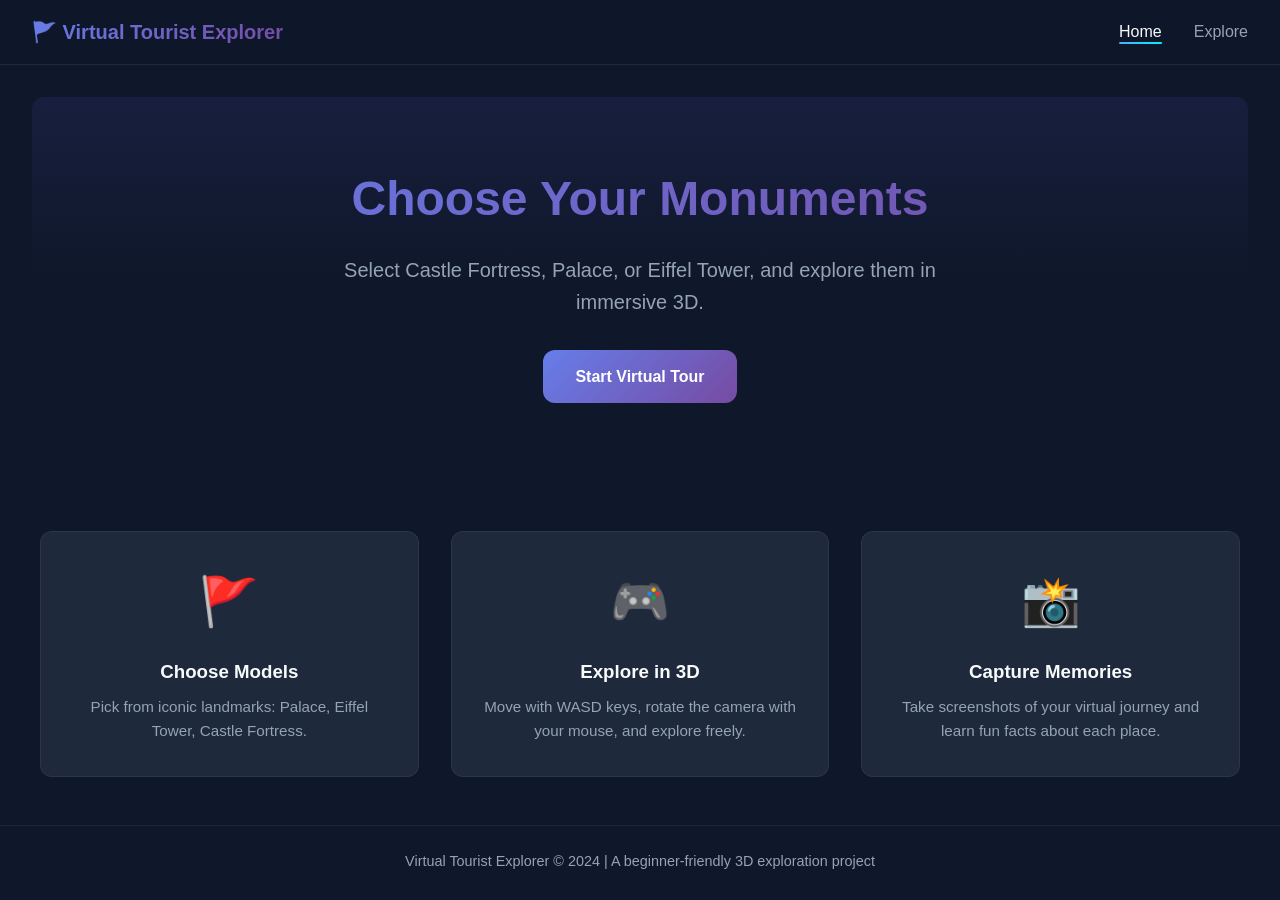
<file: index.html>
<!DOCTYPE html>
<html lang="en">
<head>
    <meta charset="UTF-8">
    <meta name="viewport" content="width=device-width, initial-scale=1.0">
    <title>Virtual Tourist Explorer - Home</title>
    <link rel="stylesheet" href="css/style.css">
</head>
<body>
    <!-- Navigation Bar -->
    <nav class="navbar">
        <div class="nav-brand">🚩 Virtual Tourist Explorer</div>
        <ul class="nav-links">
            <li><a href="index.html" class="active">Home</a></li>
            <li><a href="explore.html">Explore</a></li>
        </ul>
    </nav>

    <!-- Hero Section / Landing Content -->
    <main class="landing">
        <section class="hero">
            <h1 class="hero-title">Choose Your Monuments</h1>
            <p class="hero-subtitle">Select Castle Fortress, Palace, or Eiffel Tower, and explore them in immersive 3D.</p>
            <a href="explore.html" class="btn btn-primary">Start Virtual Tour</a>
        </section>

        <!-- Feature highlights -->
        <section class="features">
            <div class="feature-card">
                <span class="feature-icon">🚩</span>
                <h3>Choose Models</h3>
                <p>Pick from iconic landmarks: Palace, Eiffel Tower, Castle Fortress.</p>
            </div>
            <div class="feature-card">
                <span class="feature-icon">🎮</span>
                <h3>Explore in 3D</h3>
                <p>Move with WASD keys, rotate the camera with your mouse, and explore freely.</p>
            </div>
            <div class="feature-card">
                <span class="feature-icon">📸</span>
                <h3>Capture Memories</h3>
                <p>Take screenshots of your virtual journey and learn fun facts about each place.</p>
            </div>
        </section>
    </main>

    <footer class="footer">
        <p>Virtual Tourist Explorer &copy; 2024 | A beginner-friendly 3D exploration project</p>
    </footer>
    <script src="js/script.js"></script>
</body>
</html>
</file>
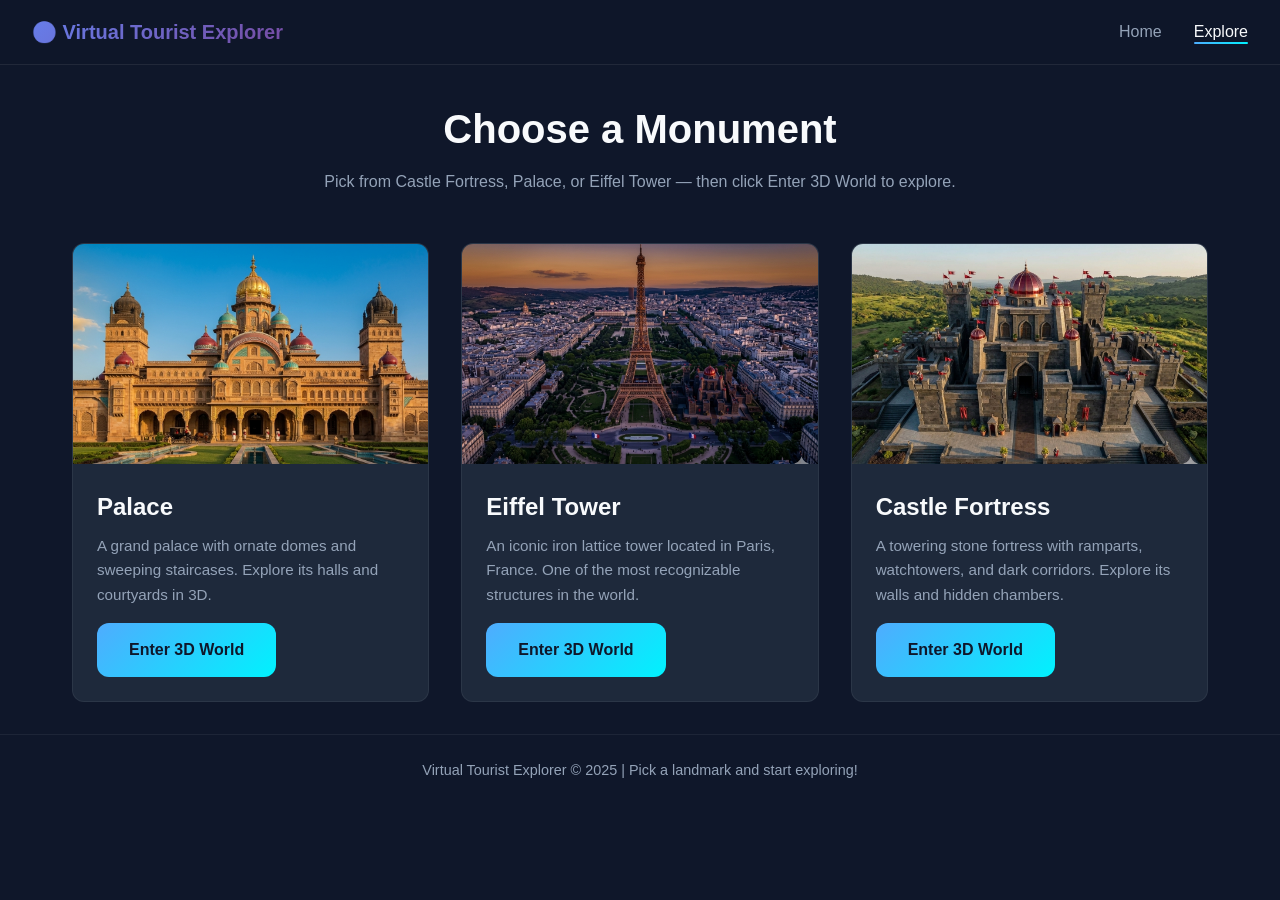
<file: explore.html>
<!DOCTYPE html>
<html lang="en">
<head>
    <meta charset="UTF-8">
    <meta name="viewport" content="width=device-width, initial-scale=1.0">
    <title>Virtual Tourist Explorer - Explore</title>
    <link rel="stylesheet" href="css/style.css">
</head>
<body>
    <!-- Navigation Bar -->
    <nav class="navbar">
        <div class="nav-brand">🌍 Virtual Tourist Explorer</div>
        <ul class="nav-links">
            <li><a href="index.html">Home</a></li>
            <li><a href="explore.html" class="active">Explore</a></li>
        </ul>
    </nav>

    <!-- Main Content -->
    <main class="explore-page">
        <h1 class="page-title">Choose a Monument</h1>
        <p class="page-subtitle">Pick from Castle Fortress, Palace, or Eiffel Tower — then click Enter 3D World to explore.</p>

        <div class="cards-container">
            <!-- Palace Card -->
            <article class="tourist-card">
                <div class="card-image">
                    <img src="palace.png" alt="Palace">
                </div>
                <div class="card-content">
                    <h2>Palace</h2>
                    <p>A grand palace with ornate domes and sweeping staircases. Explore its halls and courtyards in 3D.</p>
                    <a href="world.html?place=taj" class="btn btn-card">Enter 3D World</a>
                </div>
            </article>

            <!-- Eiffel Tower Card -->
            <article class="tourist-card">
                <div class="card-image">
                    <img src="eiffel.png" alt="Eiffel Tower">
                </div>
                <div class="card-content">
                    <h2>Eiffel Tower</h2>
                    <p>An iconic iron lattice tower located in Paris, France. One of the most recognizable structures in the world.</p>
                    <a href="world.html?place=eiffel" class="btn btn-card">Enter 3D World</a>
                </div>
            </article>

            <!-- Castle Fortress Card -->
            <article class="tourist-card">
                <div class="card-image">
                    <img src="castle.png" alt="Castle Fortress">
                </div>
                <div class="card-content">
                    <h2>Castle Fortress</h2>
                    <p>A towering stone fortress with ramparts, watchtowers, and dark corridors. Explore its walls and hidden chambers.</p>
                    <a href="world.html?place=wall" class="btn btn-card">Enter 3D World</a>
                </div>
            </article>
        </div>
    </main>

    <footer class="footer">
        <p>Virtual Tourist Explorer &copy; 2025 | Pick a landmark and start exploring!</p>
    </footer>
    <script src="js/script.js"></script>
</body>
</html>
</file>
<file: css/style.css>
/* ============================================
   Virtual Tourist Explorer - Main Stylesheet
   Modern, colorful UI with gradients & smooth effects
   ============================================ */

/* CSS Variables for easy theme changes */
:root {
    --primary: #6366f1;
    --primary-dark: #4f46e5;
    --secondary: #ec4899;
    --accent: #f59e0b;
    --bg-dark: #0f172a;
    --bg-light: #1e293b;
    --text-light: #f8fafc;
    --text-muted: #94a3b8;
    --gradient-1: linear-gradient(135deg, #667eea 0%, #764ba2 100%);
    --gradient-2: linear-gradient(135deg, #f093fb 0%, #f5576c 100%);
    --gradient-3: linear-gradient(135deg, #4facfe 0%, #00f2fe 100%);
    --shadow: 0 10px 40px rgba(0, 0, 0, 0.2);
    --radius: 12px;
}

/* Reset & Base */
* {
    margin: 0;
    padding: 0;
    box-sizing: border-box;
}

body {
    font-family: 'Segoe UI', Tahoma, Geneva, Verdana, sans-serif;
    background: var(--bg-dark);
    color: var(--text-light);
    min-height: 100vh;
    line-height: 1.6;
}

/* ========== Navigation Bar ========== */
.navbar {
    display: flex;
    justify-content: space-between;
    align-items: center;
    padding: 1rem 2rem;
    background: rgba(15, 23, 42, 0.9);
    backdrop-filter: blur(10px);
    border-bottom: 1px solid rgba(255, 255, 255, 0.08);
    position: sticky;
    top: 0;
    z-index: 100;
}

.nav-brand {
    font-size: 1.25rem;
    font-weight: 700;
    background: var(--gradient-1);
    -webkit-background-clip: text;
    -webkit-text-fill-color: transparent;
    background-clip: text;
}

.nav-links {
    display: flex;
    list-style: none;
    gap: 2rem;
}

.nav-links a {
    color: var(--text-muted);
    text-decoration: none;
    font-weight: 500;
    transition: color 0.3s ease;
}

.nav-links a:hover,
.nav-links a.active {
    color: var(--text-light);
}

.nav-links a.active {
    position: relative;
}

.nav-links a.active::after {
    content: '';
    position: absolute;
    bottom: -4px;
    left: 0;
    width: 100%;
    height: 2px;
    background: var(--gradient-3);
    border-radius: 2px;
}

/* Navbar for world page - semi-transparent */
.navbar-world {
    position: fixed;
    top: 0;
    left: 0;
    right: 0;
    background: rgba(15, 23, 42, 0.7);
}

/* ========== Buttons ========== */
.btn {
    display: inline-block;
    padding: 0.875rem 2rem;
    font-size: 1rem;
    font-weight: 600;
    text-decoration: none;
    border: none;
    border-radius: var(--radius);
    cursor: pointer;
    transition: transform 0.2s ease, box-shadow 0.2s ease;
}

.btn:hover {
    transform: translateY(-2px);
    box-shadow: var(--shadow);
}

.btn-primary {
    background: var(--gradient-1);
    color: white;
}

.btn-card {
    background: var(--gradient-3);
    color: var(--bg-dark);
    margin-top: 1rem;
}

.btn-screenshot {
    background: var(--gradient-2);
    color: white;
}

/* ========== Landing Page ========== */
.landing {
    min-height: calc(100vh - 140px);
    padding: 2rem;
}

.hero {
    text-align: center;
    padding: 4rem 2rem;
    background: linear-gradient(180deg, rgba(99, 102, 241, 0.1) 0%, transparent 50%);
    border-radius: var(--radius);
    margin-bottom: 4rem;
}

.hero-title {
    font-size: 3rem;
    font-weight: 800;
    margin-bottom: 1rem;
    background: var(--gradient-1);
    -webkit-background-clip: text;
    -webkit-text-fill-color: transparent;
    background-clip: text;
}

.hero-subtitle {
    font-size: 1.25rem;
    color: var(--text-muted);
    max-width: 600px;
    margin: 0 auto 2rem;
}

/* Feature Cards */
.features {
    display: grid;
    grid-template-columns: repeat(auto-fit, minmax(280px, 1fr));
    gap: 2rem;
    max-width: 1200px;
    margin: 0 auto;
}

.feature-card {
    background: var(--bg-light);
    padding: 2rem;
    border-radius: var(--radius);
    text-align: center;
    border: 1px solid rgba(255, 255, 255, 0.06);
    transition: transform 0.3s ease, box-shadow 0.3s ease;
}

.feature-card:hover {
    transform: translateY(-5px);
    box-shadow: 0 20px 50px rgba(99, 102, 241, 0.2);
}

.feature-icon {
    font-size: 3rem;
    display: block;
    margin-bottom: 1rem;
}

.feature-card h3 {
    margin-bottom: 0.5rem;
    color: var(--text-light);
}

.feature-card p {
    color: var(--text-muted);
    font-size: 0.95rem;
}

/* ========== Explore Page ========== */
.explore-page {
    padding: 2rem;
    max-width: 1200px;
    margin: 0 auto;
}

.page-title {
    text-align: center;
    font-size: 2.5rem;
    margin-bottom: 0.5rem;
}

.page-subtitle {
    text-align: center;
    color: var(--text-muted);
    margin-bottom: 3rem;
}

.cards-container {
    display: grid;
    grid-template-columns: repeat(auto-fit, minmax(320px, 1fr));
    gap: 2rem;
}

.tourist-card {
    background: var(--bg-light);
    border-radius: var(--radius);
    overflow: hidden;
    border: 1px solid rgba(255, 255, 255, 0.06);
    transition: transform 0.3s ease, box-shadow 0.3s ease;
}

.tourist-card:hover {
    transform: translateY(-8px);
    box-shadow: 0 25px 60px rgba(0, 0, 0, 0.3);
}

.card-image {
    height: 220px;
    overflow: hidden;
}

.card-image img {
    width: 100%;
    height: 100%;
    object-fit: cover;
    transition: transform 0.5s ease;
}

.tourist-card:hover .card-image img {
    transform: scale(1.05);
}

.card-content {
    padding: 1.5rem;
}

.card-content h2 {
    font-size: 1.5rem;
    margin-bottom: 0.5rem;
}

.card-content p {
    color: var(--text-muted);
    font-size: 0.95rem;
}

/* ========== World Page (3D Scene) ========== */
.world-page {
    overflow: hidden;
}

#canvas-container {
    position: fixed;
    top: 0;
    left: 0;
    width: 100%;
    height: 100%;
    z-index: 0;
}

#canvas-container canvas {
    display: block;
}

/* Controls hint - fades out after a few seconds */
.controls-hint {
    position: fixed;
    bottom: 2rem;
    left: 50%;
    transform: translateX(-50%);
    background: rgba(15, 23, 42, 0.9);
    padding: 0.75rem 1.5rem;
    border-radius: var(--radius);
    font-size: 0.9rem;
    z-index: 10;
    animation: fadeOut 5s forwards;
}

@keyframes fadeOut {
    0%, 70% { opacity: 1; }
    100% { opacity: 0; pointer-events: none; }
}

@keyframes fadeInUp {
    to {
        opacity: 1;
        transform: translateY(0);
    }
}

/* ========== Landmark Popup ========== */
.popup {
    position: fixed;
    top: 0;
    left: 0;
    right: 0;
    bottom: 0;
    z-index: 1000;
    display: flex;
    align-items: center;
    justify-content: center;
}

.popup.hidden {
    display: none;
}

.popup-overlay {
    position: absolute;
    top: 0;
    left: 0;
    right: 0;
    bottom: 0;
    background: rgba(0, 0, 0, 0.45);
    /* Remove blur so popup text stays crisp and readable */
    backdrop-filter: none;
}

.popup-content {
    background: rgba(15, 23, 42, 0.95);
    border: 1px solid rgba(255, 255, 255, 0.15);
}

.popup-content {
    position: relative;
    background: var(--bg-light);
    padding: 2rem;
    border-radius: var(--radius);
    max-width: 450px;
    max-height: 85vh;
    overflow-y: auto;
    border: 1px solid rgba(255, 255, 255, 0.1);
    box-shadow: 0 25px 80px rgba(0, 0, 0, 0.5);
    animation: popIn 0.3s ease;
}

@keyframes popIn {
    from {
        opacity: 0;
        transform: scale(0.9) translateY(-20px);
    }
    to {
        opacity: 1;
        transform: scale(1) translateY(0);
    }
}

.popup-close {
    position: absolute;
    top: 1rem;
    right: 1rem;
    background: transparent;
    border: none;
    color: var(--text-muted);
    font-size: 1.5rem;
    cursor: pointer;
    transition: color 0.2s;
}

.popup-close:hover {
    color: var(--text-light);
}

.popup-content h2 {
    margin-bottom: 1rem;
    background: var(--gradient-1);
    -webkit-background-clip: text;
    -webkit-text-fill-color: transparent;
    background-clip: text;
}

.popup-label {
    font-weight: 600;
    color: var(--text-light);
    margin-top: 1rem;
    margin-bottom: 0.25rem;
}

.popup-content p:not(.popup-label) {
    color: var(--text-light);
    font-size: 1rem;
    line-height: 1.6;
}

/* ========== Footer ========== */
.footer {
    text-align: center;
    padding: 1.5rem;
    color: var(--text-muted);
    font-size: 0.9rem;
    border-top: 1px solid rgba(255, 255, 255, 0.06);
}

/* Responsive */
@media (max-width: 768px) {
    .hero-title {
        font-size: 2rem;
    }
    
    .nav-links {
        gap: 1rem;
    }
    
    .cards-container {
        grid-template-columns: 1fr;
    }
}
</file>
